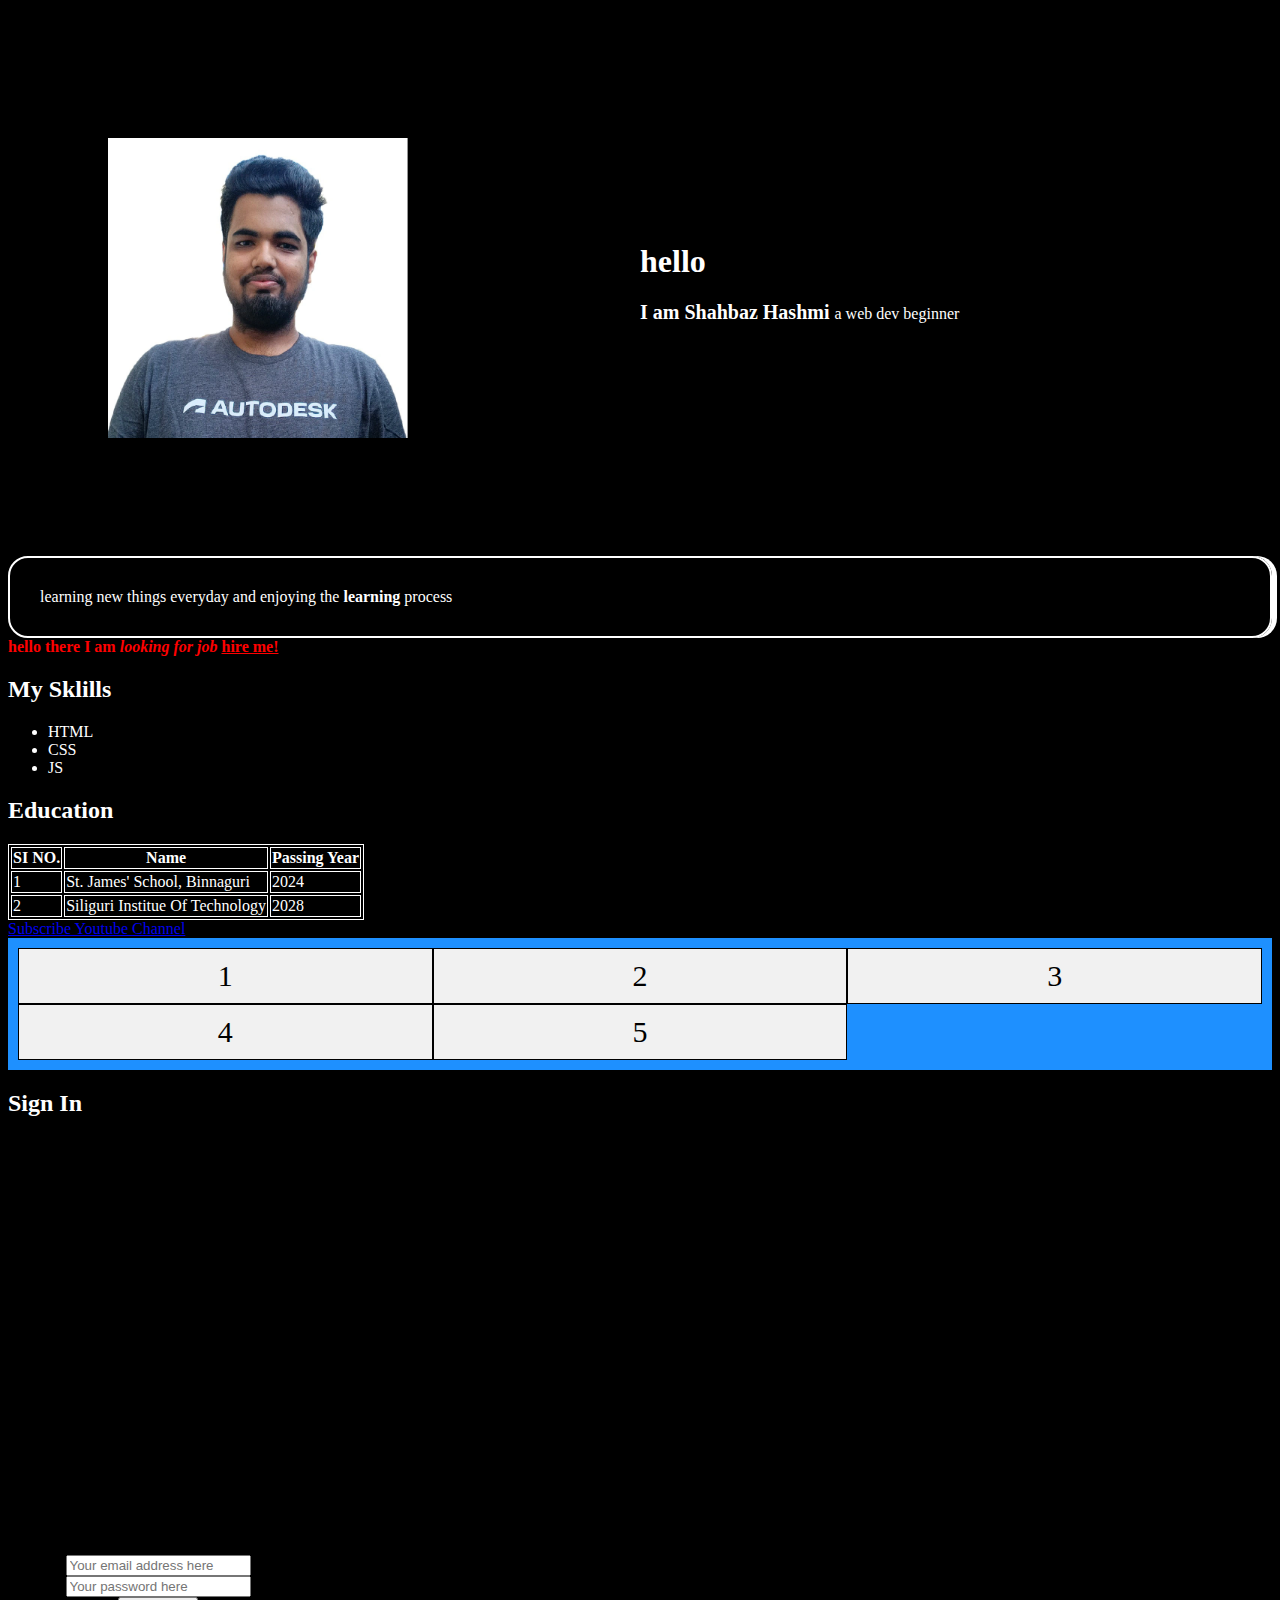
<file: CSS/index.html>
<html>

<head>
    <title>Shahbaz Hashmi</title>
    <link rel="stylesheet" href="./style.css" />
</head>

<body>
    <div style="display: flex; justify-content: space-between; align-items: center; padding:100px">
        <div style="flex:1;">
            <img class="logo" src="./Shahbaz.png" alt="This is Shahbaz Photo" />
        </div>
        <div style="flex:1;">
            <h1>hello</h1>
            <span style="font-size: 20px; font-weight: 600">
                I am Shahbaz Hashmi
            </span>
            <span>
                a web dev beginner
            </span>
        </div>
    </div>
    <br />
    <div style="padding: 30px; border: 2px solid white; border-radius: 20px; box-shadow: 5px 0px white">
        learning new things everyday
        <span>
            and enjoying the <b>learning </b> process
        </span>
    </div>

    <!-- Foirmating tags -->
    <span id="hire"><b>hello there I am <i>looking for job</i> <u>hire me!</u></b></span>

    <h2>My Sklills</h2>
    <!-- List -->
    <ul>
        <li>HTML</li>
        <li>CSS</li>
        <li>JS</li>
    </ul>

    <h2>Education</h2>
    <!-- Tables-->
    <table>
        <tr>
            <th>SI NO.</th>
            <th>Name</th>
            <th>Passing Year</th>
        </tr>
        <tr>
            <td>1</td>
            <td>St. James' School, Binnaguri</td>
            <td>2024</td>
        </tr>
        <tr>
            <td>2</td>
            <td>Siliguri Institue Of Technology</td>
            <td>2028</td>
        </tr>
    </table>


    <a href="https://youtube.com/@roboatticLab" target="_blank">Subscribe Youtube Channel</a>

    <div class="container">
        <div>1</div>
        <div>2</div>
        <div>3</div>
        <div>4</div>
        <div>5</div>
    </div>

    <h2>Sign In</h2>
    <div
        style="display: flex; flex-direction:column; justify-content: center; align-items: center; width: 300px; height: 100vh">
        <input type="text" placeholder="Your email address here" />
        <input type="password" placeholder="Your password here" />
        <button style="width: 80px">Submit</button>
    </div>
</body>

</html>
</file>
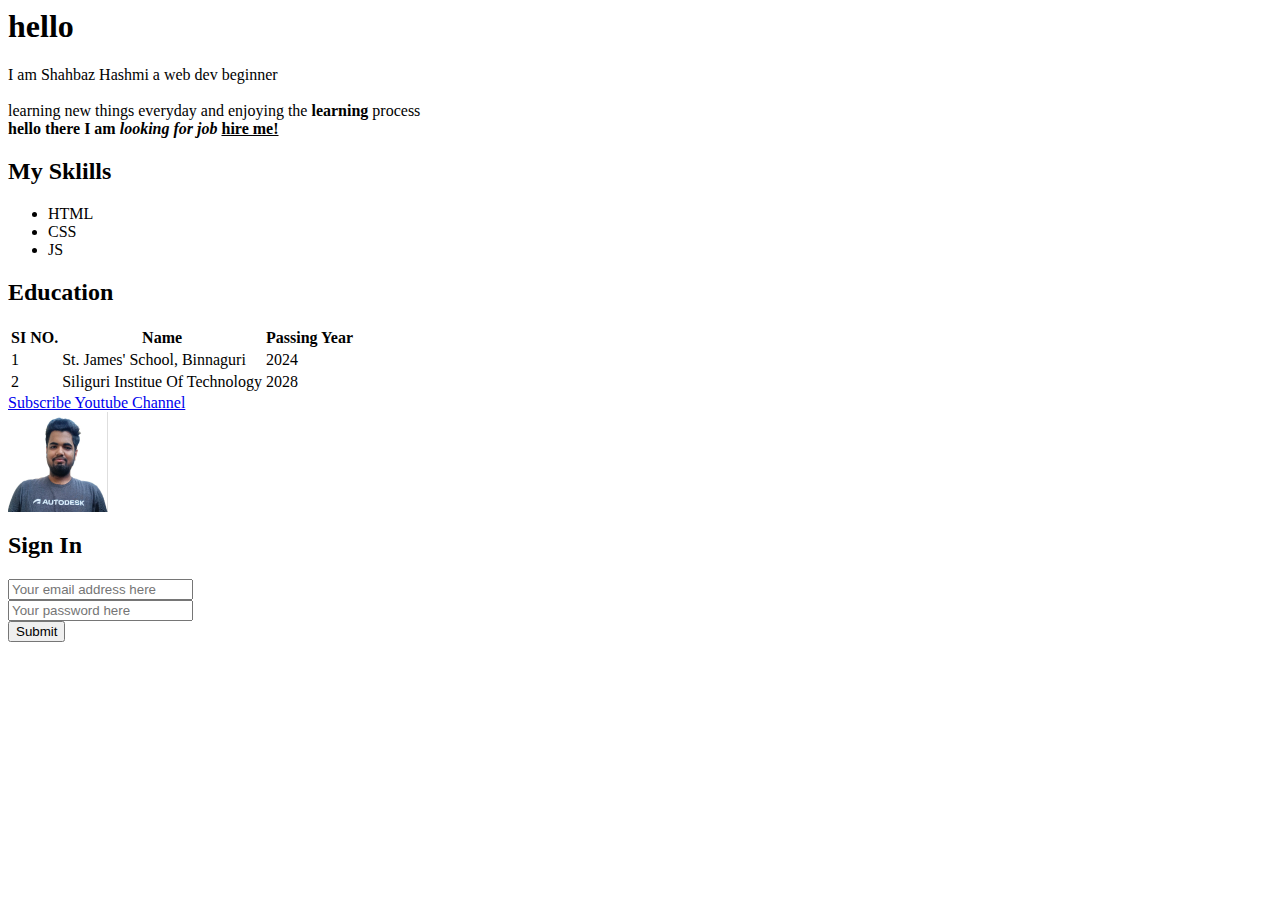
<file: html/index.html>
<html>

<head>
    <title>Shahbaz Hashmi</title>
</head>

<body>
    <div>
        <h1>hello</h1>
        <span>
            I am Shahbaz Hashmi
        </span>
        <span>
            a web dev beginner
        </span>
    </div>
    <br />
    <div>
        learning new things everyday
        <span>
            and enjoying the <b>learning </b> process
        </span>
    </div>

    <!-- Foirmating tags -->
    <span><b>hello there I am <i>looking for job</i> <u>hire me!</u></b></span>

    <h2>My Sklills</h2>
    <!-- List -->
    <ul>
        <li>HTML</li>
        <li>CSS</li>
        <li>JS</li>
    </ul>

    <h2>Education</h2>
    <!-- Tables-->
    <table>
        <tr>
            <th>SI NO.</th>
            <th>Name</th>
            <th>Passing Year</th>
        </tr>
        <tr>
            <td>1</td>
            <td>St. James' School, Binnaguri</td>
            <td>2024</td>
        </tr>
        <tr>
            <td>2</td>
            <td>Siliguri Institue Of Technology</td>
            <td>2028</td>
        </tr>
    </table>


    <a href="https://youtube.com/@roboatticLab" target="_blank">Subscribe Youtube Channel</a>
    <br />
    <img src="./Shahbaz.png" width="100px" alt="This is Shahbaz Photo" />

    <h2>Sign In</h2>
    <div>
        <input type="text" placeholder="Your email address here" />
        <br/>
        <input type="password" placeholder="Your password here" />
        <br/>
        <button>Submit</button>
    </div>
</body>

</html>
</file>
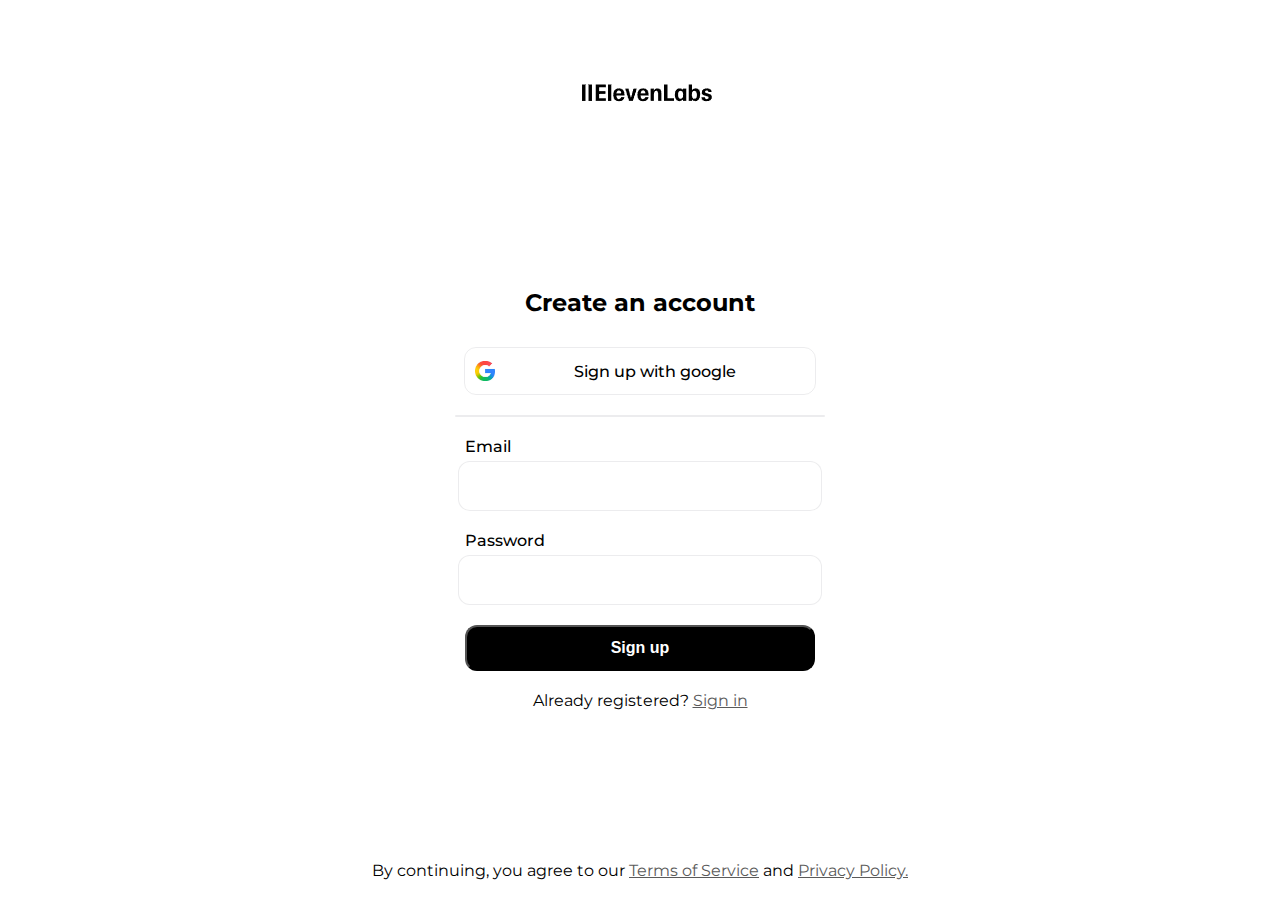
<file: Practise-1/index.html>
<!DOCTYPE html>
<html lang="en">

<head>
    <meta charset="UTF-8">
    <meta name="viewport" content="width=device-width, initial-scale=1.0">
    <title>Sign Up | ElevenLabs</title>
    <link rel="stylesheet" href="./style.css">
    <link rel="preconnect" href="https://fonts.googleapis.com">
    <link rel="preconnect" href="https://fonts.gstatic.com" crossorigin>
    <link href="https://fonts.googleapis.com/css2?family=Montserrat:ital,wght@0,100..900;1,100..900&display=swap"
        rel="stylesheet">
</head>

<body>
    <div style="min-height: 100vh; display: flex; flex-direction: column; justify-content: center; align-items: center;">
        <div class="header">
            <img src="./images/logo.png" alt="ElevenLabs Logo" />
        </div>
        <div style="flex:1; display: flex; flex-direction: column; align-items: center; justify-content: center;">
            <h2>Create an account</h2>
            <div class="googleLogin">
                <img src="./images/google.png" alt="google logo" width="20px" height="20px" style="margin-left: 10px;" />
                <div style="width:100%; display: flex; align-items: center; justify-content: center; font-weight: 500;">
                    Sign up with google</div>
            </div>
            <div class="line"></div>
            <span style="width: 350px; margin-bottom: 5px; font-weight: 500;">Email</span>
            <input type="text" />
            <span style="width: 350px; margin-bottom: 5px; margin-top: 20px; font-weight: 500;">Password</span>
            <input type="password" />
            <button style="margin-top: 20px;">Sign up</button>
            <span style="margin-top: 20px;">Already registered? <a href="/signin" target="_parent">Sign in</a></span>
        </div>
        <div class="footer">
            By continuing, you agree to our <a href="/terms">Terms of Service</a> and <a href="/privacy">Privacy Policy.</a>
        </div>
    </div>
</body>

</html>
</file>
<file: CSS/style.css>
body {
    background-color: black;
    color: white;
}

.logo {
    width: 300px;
    height: 300px;
    margin-top: 30px;
}

#hire {
    color: red;
}

table, th, td {
    border: 1px solid white;
}

.container {
  display: grid;
  grid-template-columns: auto auto auto;
  background-color: dodgerblue;
  padding: 10px;
}
.container div {
  background-color: #f1f1f1;
  border: 1px solid black;
  color:black;
  padding: 10px;
  font-size: 30px;
  text-align: center;
}
</file>
<file: Practise-1/style.css>
body {
    margin: 0;
    padding: 0;
    font-family: "Montserrat";
}

.header {
    margin-top: 70px;
}

h2 {
    margin-bottom: 30px;
}

.googleLogin {
    height: 46px; 
    width: 350px;
    display: flex;
    justify-content: space-between; 
    align-items: center; 
    border: 1px solid rgba(0, 0, 29, .075); 
    border-radius: 12px;
}

.googleLogin:hover {
    box-shadow: 1px 1px black;
}

.line {
    height: 2px; 
    width: 370px; 
    border-radius: 12px; 
    background-color: rgba(0, 0, 29, .075); 
    margin-top: 20px;
    margin-bottom: 20px;
}

input {
    height: 46px; 
    width: 350px;
    border: 1px solid rgba(0, 0, 29, .075); 
    border-radius: 12px;
    padding-left: 10px;
    color: black;
    font-size: 1 rem;
}

button {
    height: 46px; 
    width: 350px;
    font-size: medium;
    font-weight: 600;
    border-radius: 12px;
    background-color: black;
    color: white;
}

a {
    color: #5A5A5A;
}

.footer {
    margin-bottom: 20px;
}
</file>
